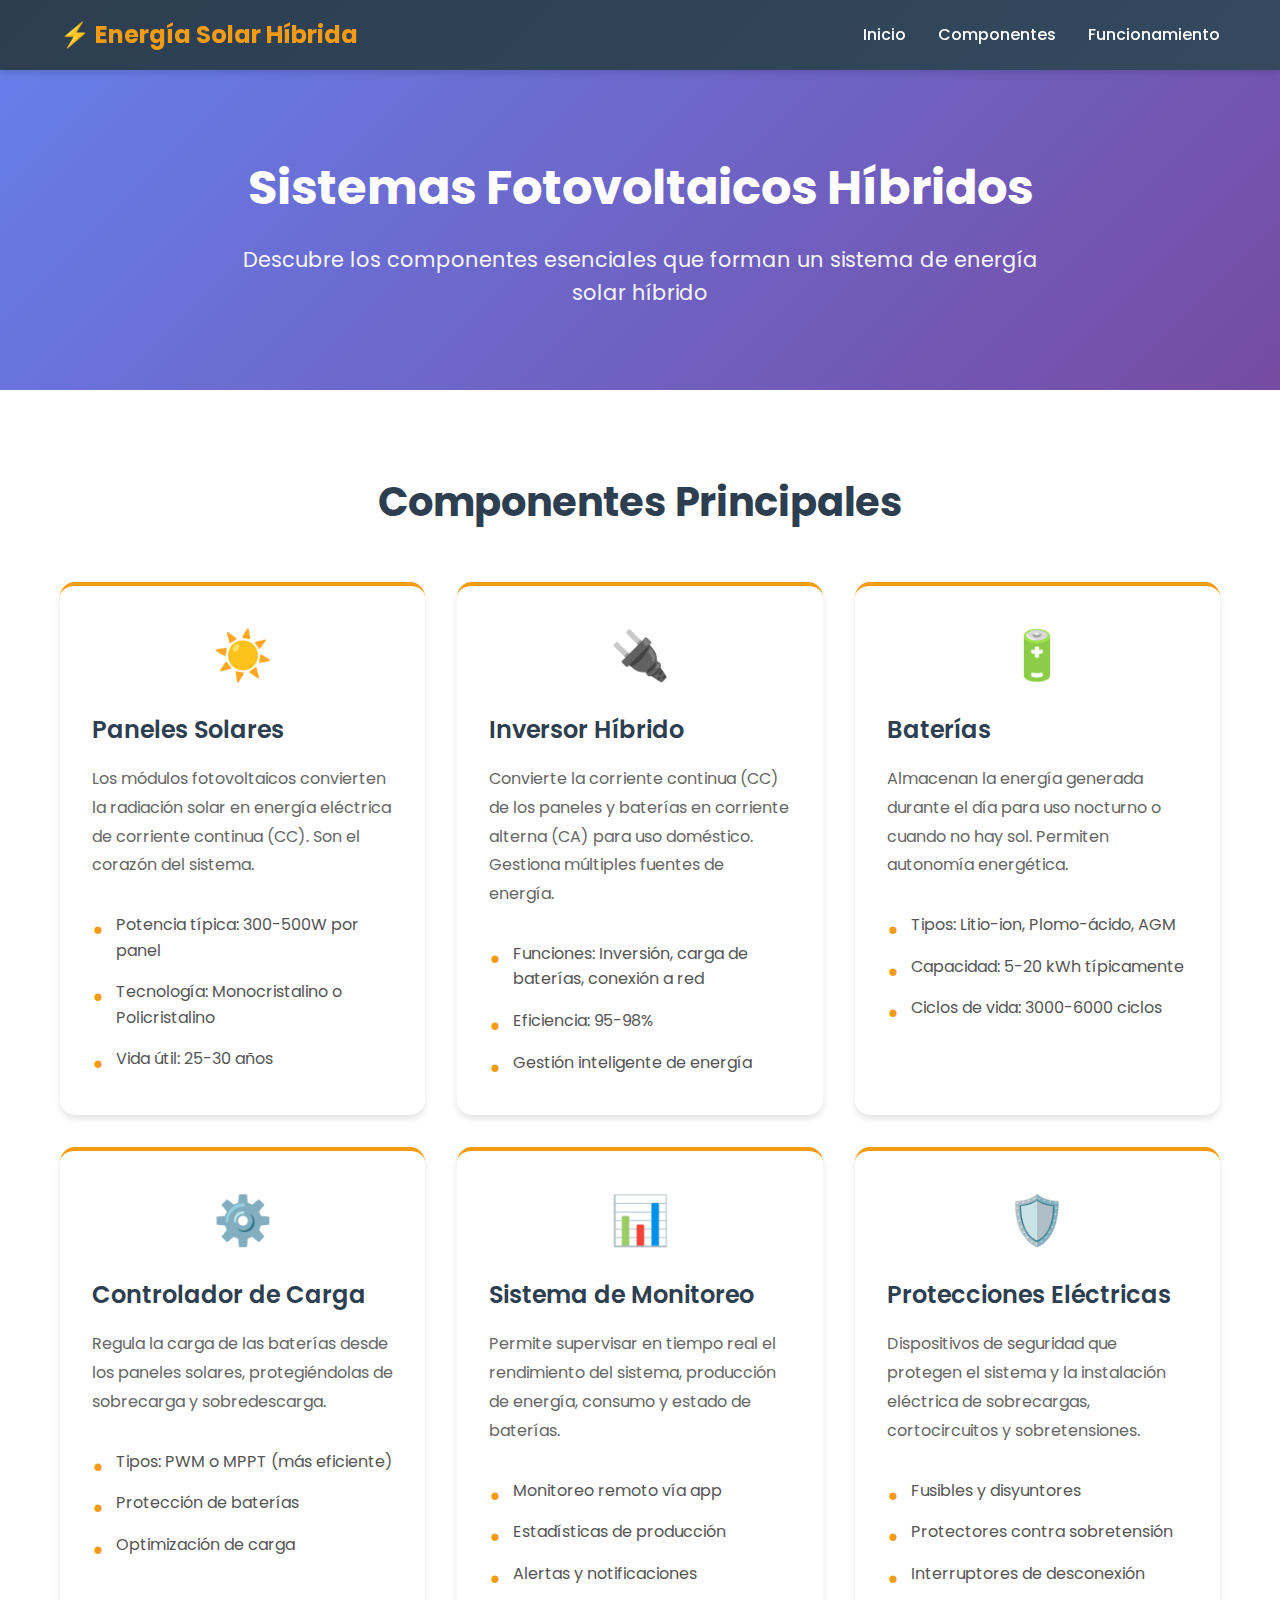
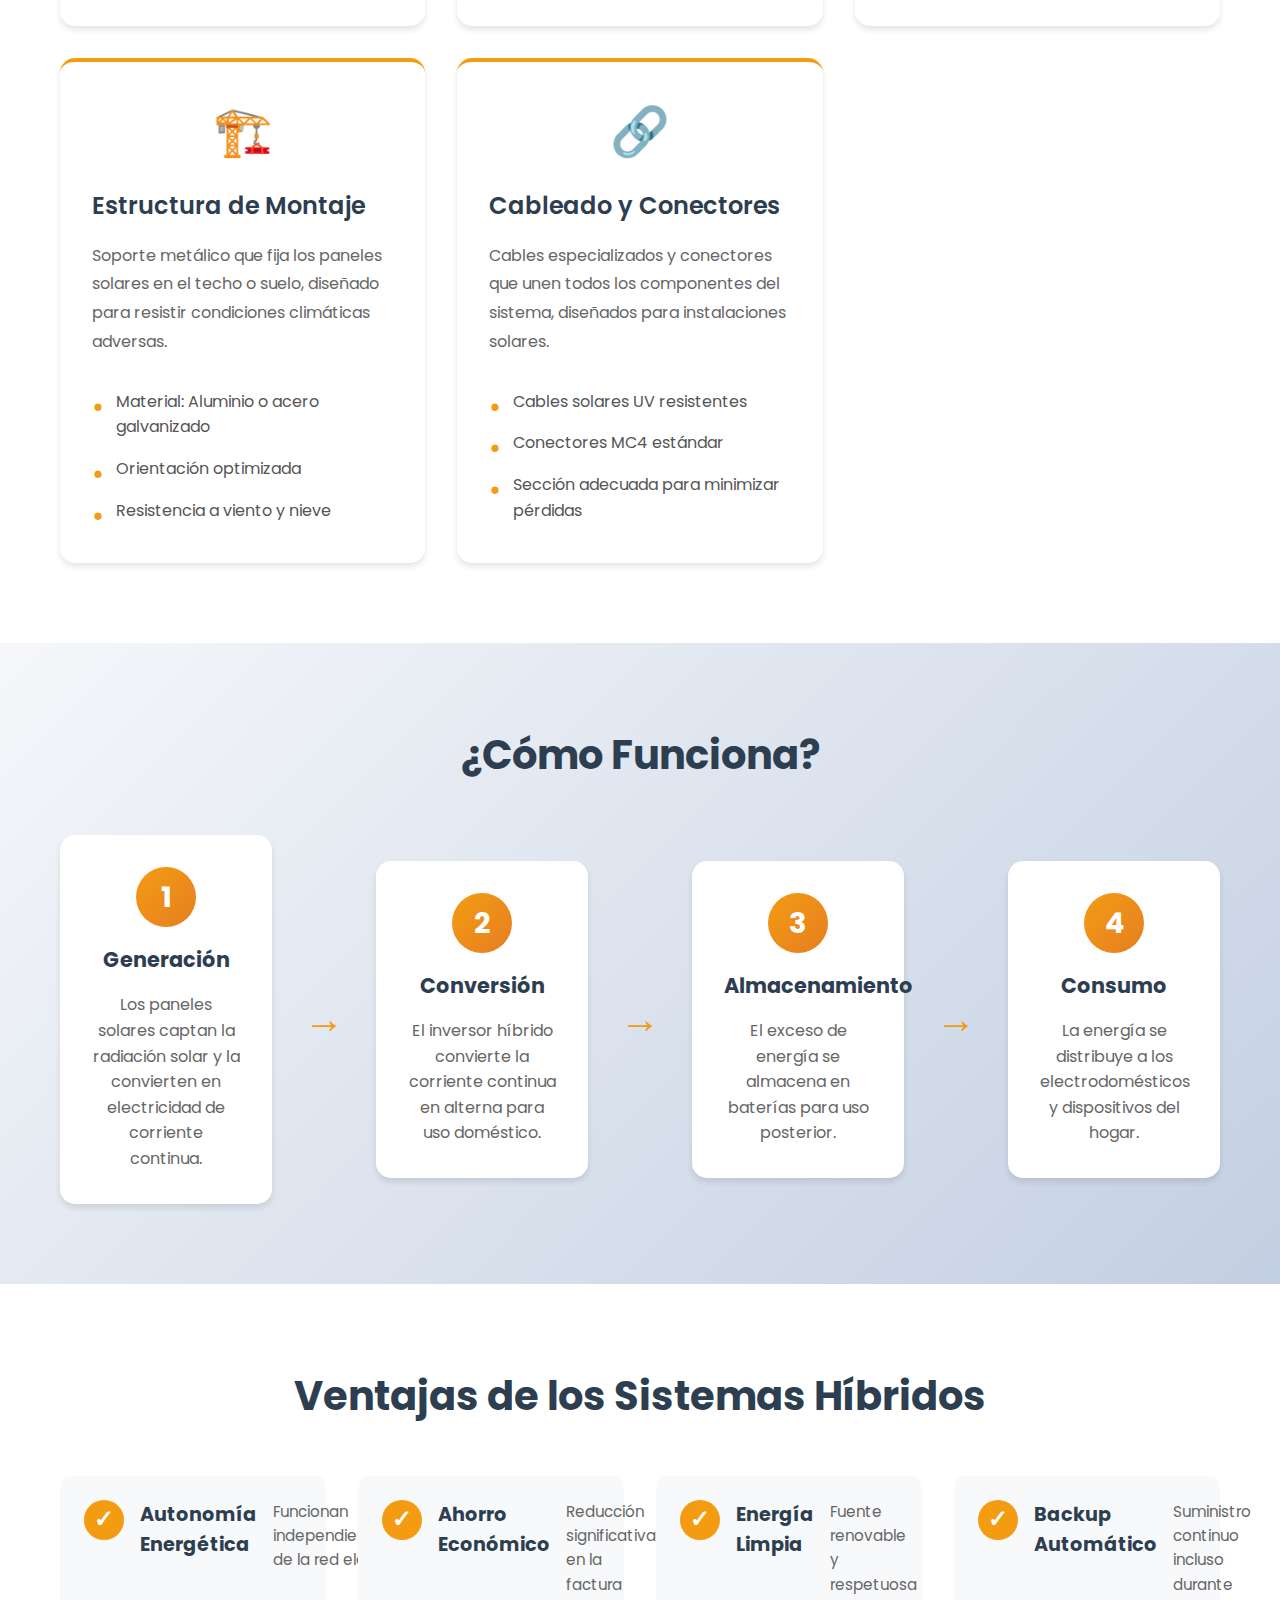
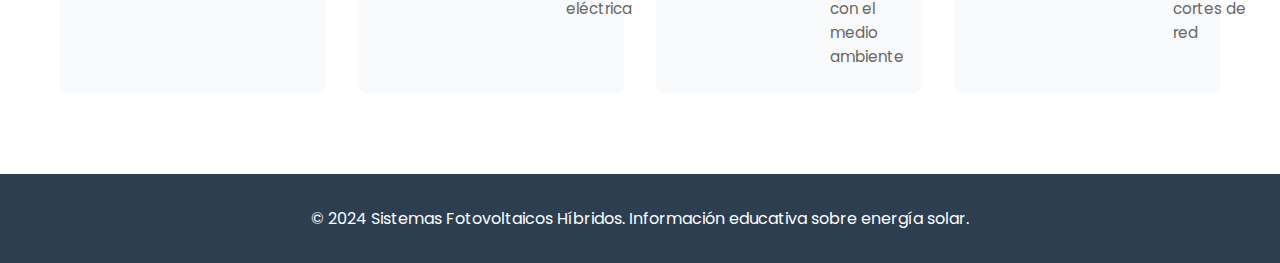
<file: index.html>
<!DOCTYPE html>
<html lang="es">
<head>
    <meta charset="UTF-8">
    <meta name="viewport" content="width=device-width, initial-scale=1.0">
    <title>Componentes de Sistemas Fotovoltaicos Híbridos</title>
    <link rel="stylesheet" href="styles.css">
    <link rel="preconnect" href="https://fonts.googleapis.com">
    <link rel="preconnect" href="https://fonts.gstatic.com" crossorigin>
    <link href="https://fonts.googleapis.com/css2?family=Poppins:wght@300;400;600;700&display=swap" rel="stylesheet">
</head>
<body>
    <header>
        <nav class="navbar">
            <div class="container">
                <h1 class="logo">⚡ Energía Solar Híbrida</h1>
                <ul class="nav-menu">
                    <li><a href="#inicio">Inicio</a></li>
                    <li><a href="#componentes">Componentes</a></li>
                    <li><a href="#funcionamiento">Funcionamiento</a></li>
                </ul>
            </div>
        </nav>
    </header>

    <main>
        <section id="inicio" class="hero">
            <div class="container">
                <h2>Sistemas Fotovoltaicos Híbridos</h2>
                <p class="subtitle">Descubre los componentes esenciales que forman un sistema de energía solar híbrido</p>
            </div>
        </section>

        <section id="componentes" class="componentes-section">
            <div class="container">
                <h2 class="section-title">Componentes Principales</h2>
                <div class="componentes-grid">
                    
                    <div class="componente-card">
                        <div class="icono">☀️</div>
                        <h3>Paneles Solares</h3>
                        <p>Los módulos fotovoltaicos convierten la radiación solar en energía eléctrica de corriente continua (CC). Son el corazón del sistema.</p>
                        <ul class="caracteristicas">
                            <li>Potencia típica: 300-500W por panel</li>
                            <li>Tecnología: Monocristalino o Policristalino</li>
                            <li>Vida útil: 25-30 años</li>
                        </ul>
                    </div>

                    <div class="componente-card">
                        <div class="icono">🔌</div>
                        <h3>Inversor Híbrido</h3>
                        <p>Convierte la corriente continua (CC) de los paneles y baterías en corriente alterna (CA) para uso doméstico. Gestiona múltiples fuentes de energía.</p>
                        <ul class="caracteristicas">
                            <li>Funciones: Inversión, carga de baterías, conexión a red</li>
                            <li>Eficiencia: 95-98%</li>
                            <li>Gestión inteligente de energía</li>
                        </ul>
                    </div>

                    <div class="componente-card">
                        <div class="icono">🔋</div>
                        <h3>Baterías</h3>
                        <p>Almacenan la energía generada durante el día para uso nocturno o cuando no hay sol. Permiten autonomía energética.</p>
                        <ul class="caracteristicas">
                            <li>Tipos: Litio-ion, Plomo-ácido, AGM</li>
                            <li>Capacidad: 5-20 kWh típicamente</li>
                            <li>Ciclos de vida: 3000-6000 ciclos</li>
                        </ul>
                    </div>

                    <div class="componente-card">
                        <div class="icono">⚙️</div>
                        <h3>Controlador de Carga</h3>
                        <p>Regula la carga de las baterías desde los paneles solares, protegiéndolas de sobrecarga y sobredescarga.</p>
                        <ul class="caracteristicas">
                            <li>Tipos: PWM o MPPT (más eficiente)</li>
                            <li>Protección de baterías</li>
                            <li>Optimización de carga</li>
                        </ul>
                    </div>

                    <div class="componente-card">
                        <div class="icono">📊</div>
                        <h3>Sistema de Monitoreo</h3>
                        <p>Permite supervisar en tiempo real el rendimiento del sistema, producción de energía, consumo y estado de baterías.</p>
                        <ul class="caracteristicas">
                            <li>Monitoreo remoto vía app</li>
                            <li>Estadísticas de producción</li>
                            <li>Alertas y notificaciones</li>
                        </ul>
                    </div>

                    <div class="componente-card">
                        <div class="icono">🛡️</div>
                        <h3>Protecciones Eléctricas</h3>
                        <p>Dispositivos de seguridad que protegen el sistema y la instalación eléctrica de sobrecargas, cortocircuitos y sobretensiones.</p>
                        <ul class="caracteristicas">
                            <li>Fusibles y disyuntores</li>
                            <li>Protectores contra sobretensión</li>
                            <li>Interruptores de desconexión</li>
                        </ul>
                    </div>

                    <div class="componente-card">
                        <div class="icono">🏗️</div>
                        <h3>Estructura de Montaje</h3>
                        <p>Soporte metálico que fija los paneles solares en el techo o suelo, diseñado para resistir condiciones climáticas adversas.</p>
                        <ul class="caracteristicas">
                            <li>Material: Aluminio o acero galvanizado</li>
                            <li>Orientación optimizada</li>
                            <li>Resistencia a viento y nieve</li>
                        </ul>
                    </div>

                    <div class="componente-card">
                        <div class="icono">🔗</div>
                        <h3>Cableado y Conectores</h3>
                        <p>Cables especializados y conectores que unen todos los componentes del sistema, diseñados para instalaciones solares.</p>
                        <ul class="caracteristicas">
                            <li>Cables solares UV resistentes</li>
                            <li>Conectores MC4 estándar</li>
                            <li>Sección adecuada para minimizar pérdidas</li>
                        </ul>
                    </div>

                </div>
            </div>
        </section>

        <section id="funcionamiento" class="funcionamiento-section">
            <div class="container">
                <h2 class="section-title">¿Cómo Funciona?</h2>
                <div class="flujo-container">
                    <div class="flujo-paso">
                        <div class="numero">1</div>
                        <h3>Generación</h3>
                        <p>Los paneles solares captan la radiación solar y la convierten en electricidad de corriente continua.</p>
                    </div>
                    <div class="flecha">→</div>
                    <div class="flujo-paso">
                        <div class="numero">2</div>
                        <h3>Conversión</h3>
                        <p>El inversor híbrido convierte la corriente continua en alterna para uso doméstico.</p>
                    </div>
                    <div class="flecha">→</div>
                    <div class="flujo-paso">
                        <div class="numero">3</div>
                        <h3>Almacenamiento</h3>
                        <p>El exceso de energía se almacena en baterías para uso posterior.</p>
                    </div>
                    <div class="flecha">→</div>
                    <div class="flujo-paso">
                        <div class="numero">4</div>
                        <h3>Consumo</h3>
                        <p>La energía se distribuye a los electrodomésticos y dispositivos del hogar.</p>
                    </div>
                </div>
            </div>
        </section>

        <section class="ventajas-section">
            <div class="container">
                <h2 class="section-title">Ventajas de los Sistemas Híbridos</h2>
                <div class="ventajas-grid">
                    <div class="ventaja-item">
                        <span class="check">✓</span>
                        <h4>Autonomía Energética</h4>
                        <p>Funcionan independientemente de la red eléctrica</p>
                    </div>
                    <div class="ventaja-item">
                        <span class="check">✓</span>
                        <h4>Ahorro Económico</h4>
                        <p>Reducción significativa en la factura eléctrica</p>
                    </div>
                    <div class="ventaja-item">
                        <span class="check">✓</span>
                        <h4>Energía Limpia</h4>
                        <p>Fuente renovable y respetuosa con el medio ambiente</p>
                    </div>
                    <div class="ventaja-item">
                        <span class="check">✓</span>
                        <h4>Backup Automático</h4>
                        <p>Suministro continuo incluso durante cortes de red</p>
                    </div>
                </div>
            </div>
        </section>
    </main>

    <footer>
        <div class="container">
            <p>&copy; 2024 Sistemas Fotovoltaicos Híbridos. Información educativa sobre energía solar.</p>
        </div>
    </footer>

    <script src="script.js"></script>
</body>
</html>
</file>
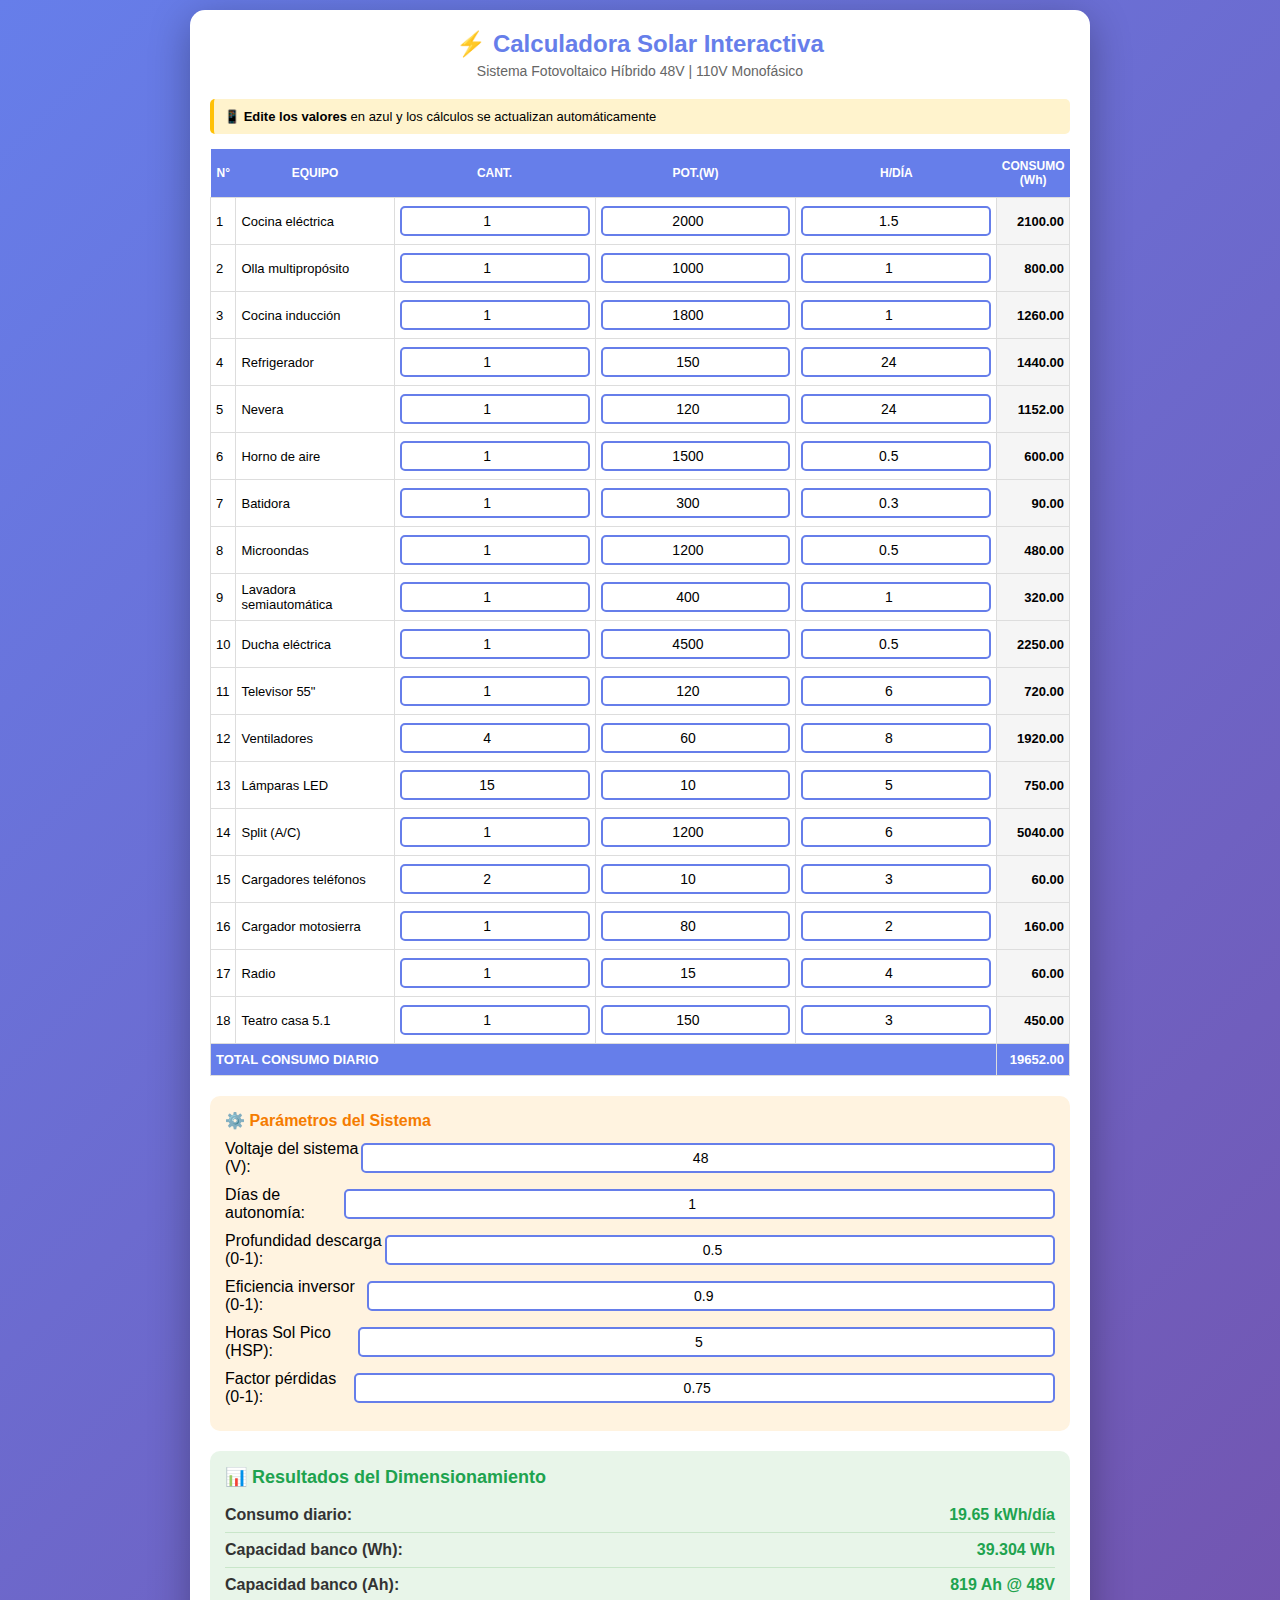
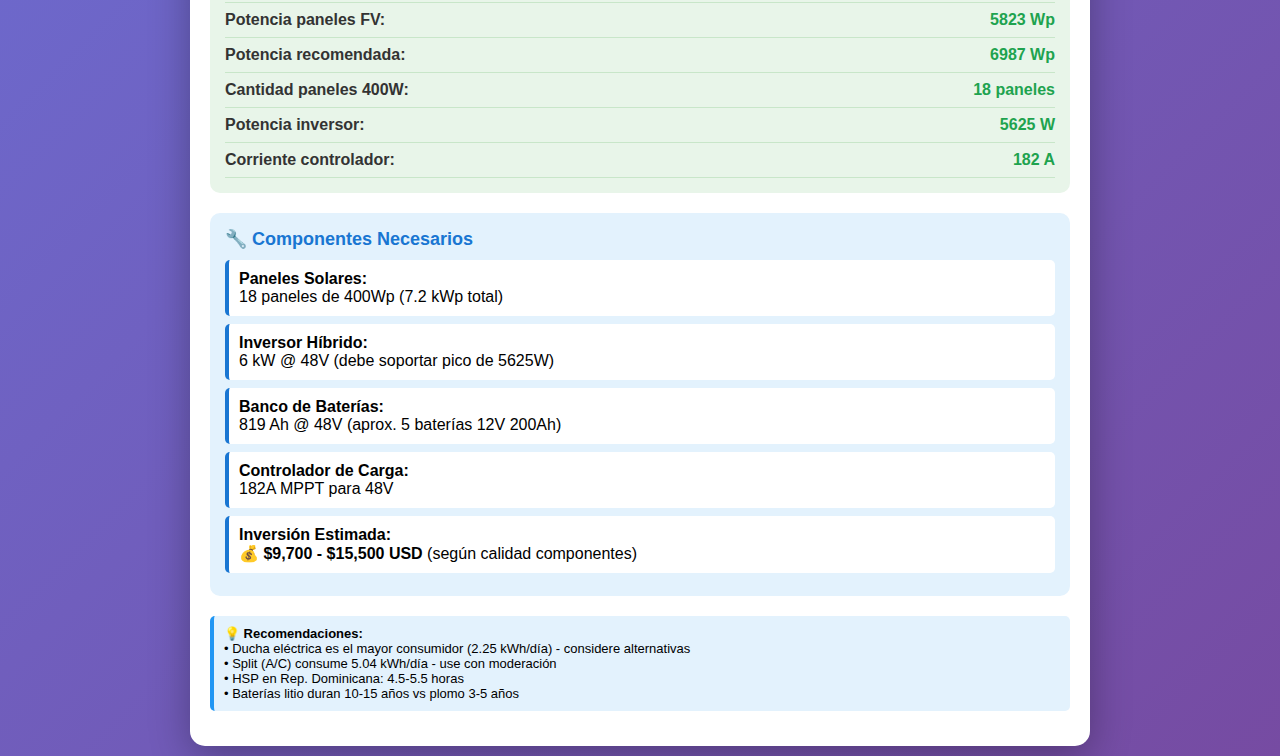
<file: Calculadora_Solar_Web.html>
<!DOCTYPE html>
<html lang="es">
<head>
    <meta charset="UTF-8">
    <meta name="viewport" content="width=device-width, initial-scale=1.0">
    <title>Calculadora Solar - Sistema Fotovoltaico</title>
    <style>
        * {
            margin: 0;
            padding: 0;
            box-sizing: border-box;
        }
        body {
            font-family: 'Segoe UI', Tahoma, Geneva, Verdana, sans-serif;
            background: linear-gradient(135deg, #667eea 0%, #764ba2 100%);
            padding: 10px;
            min-height: 100vh;
        }
        .container {
            max-width: 900px;
            margin: 0 auto;
            background: white;
            border-radius: 15px;
            padding: 20px;
            box-shadow: 0 10px 40px rgba(0,0,0,0.3);
        }
        h1 {
            color: #667eea;
            text-align: center;
            margin-bottom: 5px;
            font-size: 24px;
        }
        .subtitle {
            text-align: center;
            color: #666;
            margin-bottom: 20px;
            font-size: 14px;
        }
        .alert {
            background: #fff3cd;
            border-left: 4px solid #ffc107;
            padding: 10px;
            margin-bottom: 15px;
            border-radius: 5px;
            font-size: 13px;
        }
        table {
            width: 100%;
            border-collapse: collapse;
            margin-bottom: 20px;
            font-size: 13px;
        }
        th {
            background: #667eea;
            color: white;
            padding: 10px 5px;
            text-align: center;
            font-size: 12px;
        }
        td {
            padding: 8px 5px;
            border: 1px solid #ddd;
        }
        input[type="number"] {
            width: 100%;
            padding: 5px;
            border: 2px solid #667eea;
            border-radius: 5px;
            font-size: 14px;
            text-align: center;
        }
        .total-row {
            background: #667eea;
            color: white;
            font-weight: bold;
        }
        .result-section {
            background: #e8f5e9;
            padding: 15px;
            border-radius: 10px;
            margin: 20px 0;
        }
        .result-section h2 {
            color: #1ea34f;
            font-size: 18px;
            margin-bottom: 10px;
        }
        .result-item {
            display: flex;
            justify-content: space-between;
            padding: 8px 0;
            border-bottom: 1px solid #c8e6c9;
        }
        .result-label {
            font-weight: bold;
            color: #333;
        }
        .result-value {
            color: #1ea34f;
            font-weight: bold;
        }
        .params-section {
            background: #fff3e0;
            padding: 15px;
            border-radius: 10px;
            margin: 20px 0;
        }
        .params-section h3 {
            color: #f57c00;
            font-size: 16px;
            margin-bottom: 10px;
        }
        .param-item {
            display: flex;
            justify-content: space-between;
            align-items: center;
            margin: 10px 0;
        }
        .param-input {
            width: 80px;
            padding: 5px;
            border: 2px solid #f57c00;
            border-radius: 5px;
            text-align: center;
        }
        .components-section {
            background: #e3f2fd;
            padding: 15px;
            border-radius: 10px;
            margin: 20px 0;
        }
        .components-section h2 {
            color: #1976d2;
            font-size: 18px;
            margin-bottom: 10px;
        }
        .component-item {
            background: white;
            padding: 10px;
            margin: 8px 0;
            border-radius: 5px;
            border-left: 4px solid #1976d2;
        }
        .btn-calculate {
            width: 100%;
            padding: 15px;
            background: linear-gradient(135deg, #21d97c 0%, #1ea34f 100%);
            color: white;
            border: none;
            border-radius: 10px;
            font-size: 18px;
            font-weight: bold;
            cursor: pointer;
            margin: 20px 0;
        }
        .btn-calculate:active {
            transform: scale(0.98);
        }
        .readonly {
            background: #f5f5f5;
            text-align: right;
            font-weight: bold;
        }
        @media (max-width: 768px) {
            th, td {
                font-size: 11px;
                padding: 5px 3px;
            }
            h1 {
                font-size: 20px;
            }
        }
    </style>
</head>
<body>
    <div class="container">
        <h1>⚡ Calculadora Solar Interactiva</h1>
        <p class="subtitle">Sistema Fotovoltaico Híbrido 48V | 110V Monofásico</p>
        
        <div class="alert">
            📱 <strong>Edite los valores</strong> en azul y los cálculos se actualizan automáticamente
        </div>

        <table id="equiposTable">
            <thead>
                <tr>
                    <th>N°</th>
                    <th>EQUIPO</th>
                    <th>CANT.</th>
                    <th>POT.(W)</th>
                    <th>H/DÍA</th>
                    <th>CONSUMO<br>(Wh)</th>
                </tr>
            </thead>
            <tbody>
                <tr>
                    <td>1</td>
                    <td>Cocina eléctrica</td>
                    <td><input type="number" value="1" min="0" onchange="calcular()"></td>
                    <td><input type="number" value="2000" min="0" onchange="calcular()"></td>
                    <td><input type="number" value="1.5" min="0" step="0.1" onchange="calcular()"></td>
                    <td class="readonly consumo">2100.00</td>
                </tr>
                <tr>
                    <td>2</td>
                    <td>Olla multipropósito</td>
                    <td><input type="number" value="1" min="0" onchange="calcular()"></td>
                    <td><input type="number" value="1000" min="0" onchange="calcular()"></td>
                    <td><input type="number" value="1" min="0" step="0.1" onchange="calcular()"></td>
                    <td class="readonly consumo">800.00</td>
                </tr>
                <tr>
                    <td>3</td>
                    <td>Cocina inducción</td>
                    <td><input type="number" value="1" min="0" onchange="calcular()"></td>
                    <td><input type="number" value="1800" min="0" onchange="calcular()"></td>
                    <td><input type="number" value="1" min="0" step="0.1" onchange="calcular()"></td>
                    <td class="readonly consumo">1260.00</td>
                </tr>
                <tr>
                    <td>4</td>
                    <td>Refrigerador</td>
                    <td><input type="number" value="1" min="0" onchange="calcular()"></td>
                    <td><input type="number" value="150" min="0" onchange="calcular()"></td>
                    <td><input type="number" value="24" min="0" step="0.1" onchange="calcular()"></td>
                    <td class="readonly consumo">1440.00</td>
                </tr>
                <tr>
                    <td>5</td>
                    <td>Nevera</td>
                    <td><input type="number" value="1" min="0" onchange="calcular()"></td>
                    <td><input type="number" value="120" min="0" onchange="calcular()"></td>
                    <td><input type="number" value="24" min="0" step="0.1" onchange="calcular()"></td>
                    <td class="readonly consumo">1152.00</td>
                </tr>
                <tr>
                    <td>6</td>
                    <td>Horno de aire</td>
                    <td><input type="number" value="1" min="0" onchange="calcular()"></td>
                    <td><input type="number" value="1500" min="0" onchange="calcular()"></td>
                    <td><input type="number" value="0.5" min="0" step="0.1" onchange="calcular()"></td>
                    <td class="readonly consumo">600.00</td>
                </tr>
                <tr>
                    <td>7</td>
                    <td>Batidora</td>
                    <td><input type="number" value="1" min="0" onchange="calcular()"></td>
                    <td><input type="number" value="300" min="0" onchange="calcular()"></td>
                    <td><input type="number" value="0.3" min="0" step="0.1" onchange="calcular()"></td>
                    <td class="readonly consumo">90.00</td>
                </tr>
                <tr>
                    <td>8</td>
                    <td>Microondas</td>
                    <td><input type="number" value="1" min="0" onchange="calcular()"></td>
                    <td><input type="number" value="1200" min="0" onchange="calcular()"></td>
                    <td><input type="number" value="0.5" min="0" step="0.1" onchange="calcular()"></td>
                    <td class="readonly consumo">480.00</td>
                </tr>
                <tr>
                    <td>9</td>
                    <td>Lavadora semiautomática</td>
                    <td><input type="number" value="1" min="0" onchange="calcular()"></td>
                    <td><input type="number" value="400" min="0" onchange="calcular()"></td>
                    <td><input type="number" value="1" min="0" step="0.1" onchange="calcular()"></td>
                    <td class="readonly consumo">320.00</td>
                </tr>
                <tr>
                    <td>10</td>
                    <td>Ducha eléctrica</td>
                    <td><input type="number" value="1" min="0" onchange="calcular()"></td>
                    <td><input type="number" value="4500" min="0" onchange="calcular()"></td>
                    <td><input type="number" value="0.5" min="0" step="0.1" onchange="calcular()"></td>
                    <td class="readonly consumo">2250.00</td>
                </tr>
                <tr>
                    <td>11</td>
                    <td>Televisor 55"</td>
                    <td><input type="number" value="1" min="0" onchange="calcular()"></td>
                    <td><input type="number" value="120" min="0" onchange="calcular()"></td>
                    <td><input type="number" value="6" min="0" step="0.1" onchange="calcular()"></td>
                    <td class="readonly consumo">720.00</td>
                </tr>
                <tr>
                    <td>12</td>
                    <td>Ventiladores</td>
                    <td><input type="number" value="4" min="0" onchange="calcular()"></td>
                    <td><input type="number" value="60" min="0" onchange="calcular()"></td>
                    <td><input type="number" value="8" min="0" step="0.1" onchange="calcular()"></td>
                    <td class="readonly consumo">1920.00</td>
                </tr>
                <tr>
                    <td>13</td>
                    <td>Lámparas LED</td>
                    <td><input type="number" value="15" min="0" onchange="calcular()"></td>
                    <td><input type="number" value="10" min="0" onchange="calcular()"></td>
                    <td><input type="number" value="5" min="0" step="0.1" onchange="calcular()"></td>
                    <td class="readonly consumo">750.00</td>
                </tr>
                <tr>
                    <td>14</td>
                    <td>Split (A/C)</td>
                    <td><input type="number" value="1" min="0" onchange="calcular()"></td>
                    <td><input type="number" value="1200" min="0" onchange="calcular()"></td>
                    <td><input type="number" value="6" min="0" step="0.1" onchange="calcular()"></td>
                    <td class="readonly consumo">5040.00</td>
                </tr>
                <tr>
                    <td>15</td>
                    <td>Cargadores teléfonos</td>
                    <td><input type="number" value="2" min="0" onchange="calcular()"></td>
                    <td><input type="number" value="10" min="0" onchange="calcular()"></td>
                    <td><input type="number" value="3" min="0" step="0.1" onchange="calcular()"></td>
                    <td class="readonly consumo">60.00</td>
                </tr>
                <tr>
                    <td>16</td>
                    <td>Cargador motosierra</td>
                    <td><input type="number" value="1" min="0" onchange="calcular()"></td>
                    <td><input type="number" value="80" min="0" onchange="calcular()"></td>
                    <td><input type="number" value="2" min="0" step="0.1" onchange="calcular()"></td>
                    <td class="readonly consumo">160.00</td>
                </tr>
                <tr>
                    <td>17</td>
                    <td>Radio</td>
                    <td><input type="number" value="1" min="0" onchange="calcular()"></td>
                    <td><input type="number" value="15" min="0" onchange="calcular()"></td>
                    <td><input type="number" value="4" min="0" step="0.1" onchange="calcular()"></td>
                    <td class="readonly consumo">60.00</td>
                </tr>
                <tr>
                    <td>18</td>
                    <td>Teatro casa 5.1</td>
                    <td><input type="number" value="1" min="0" onchange="calcular()"></td>
                    <td><input type="number" value="150" min="0" onchange="calcular()"></td>
                    <td><input type="number" value="3" min="0" step="0.1" onchange="calcular()"></td>
                    <td class="readonly consumo">450.00</td>
                </tr>
                <tr class="total-row">
                    <td colspan="5"><strong>TOTAL CONSUMO DIARIO</strong></td>
                    <td id="totalConsumo" style="text-align: right;"><strong>19652.00</strong></td>
                </tr>
            </tbody>
        </table>

        <div class="params-section">
            <h3>⚙️ Parámetros del Sistema</h3>
            <div class="param-item">
                <span>Voltaje del sistema (V):</span>
                <input type="number" id="voltaje" class="param-input" value="48" onchange="calcular()">
            </div>
            <div class="param-item">
                <span>Días de autonomía:</span>
                <input type="number" id="diasAuto" class="param-input" value="1" min="1" onchange="calcular()">
            </div>
            <div class="param-item">
                <span>Profundidad descarga (0-1):</span>
                <input type="number" id="profDesc" class="param-input" value="0.5" step="0.05" min="0.3" max="0.8" onchange="calcular()">
            </div>
            <div class="param-item">
                <span>Eficiencia inversor (0-1):</span>
                <input type="number" id="eficInv" class="param-input" value="0.9" step="0.05" min="0.7" max="0.95" onchange="calcular()">
            </div>
            <div class="param-item">
                <span>Horas Sol Pico (HSP):</span>
                <input type="number" id="hsp" class="param-input" value="5" step="0.5" min="3" max="7" onchange="calcular()">
            </div>
            <div class="param-item">
                <span>Factor pérdidas (0-1):</span>
                <input type="number" id="factorPerd" class="param-input" value="0.75" step="0.05" min="0.6" max="0.9" onchange="calcular()">
            </div>
        </div>

        <div class="result-section">
            <h2>📊 Resultados del Dimensionamiento</h2>
            <div class="result-item">
                <span class="result-label">Consumo diario:</span>
                <span class="result-value" id="resConsumo">19.65 kWh/día</span>
            </div>
            <div class="result-item">
                <span class="result-label">Capacidad banco (Wh):</span>
                <span class="result-value" id="resCapWh">39,304 Wh</span>
            </div>
            <div class="result-item">
                <span class="result-label">Capacidad banco (Ah):</span>
                <span class="result-value" id="resCapAh">819 Ah @ 48V</span>
            </div>
            <div class="result-item">
                <span class="result-label">Potencia paneles FV:</span>
                <span class="result-value" id="resPotPaneles">5,817 Wp</span>
            </div>
            <div class="result-item">
                <span class="result-label">Potencia recomendada:</span>
                <span class="result-value" id="resPotRecom">6,981 Wp</span>
            </div>
            <div class="result-item">
                <span class="result-label">Cantidad paneles 400W:</span>
                <span class="result-value" id="resCantPaneles">18 paneles</span>
            </div>
            <div class="result-item">
                <span class="result-label">Potencia inversor:</span>
                <span class="result-value" id="resPotInv">5,625 W</span>
            </div>
            <div class="result-item">
                <span class="result-label">Corriente controlador:</span>
                <span class="result-value" id="resCorrControl">150 A</span>
            </div>
        </div>

        <div class="components-section">
            <h2>🔧 Componentes Necesarios</h2>
            <div class="component-item">
                <strong>Paneles Solares:</strong><br>
                <span id="compPaneles">18 paneles de 400Wp (7.0 kWp total)</span>
            </div>
            <div class="component-item">
                <strong>Inversor Híbrido:</strong><br>
                <span id="compInversor">6 kW @ 48V (debe soportar pico de 5625W)</span>
            </div>
            <div class="component-item">
                <strong>Banco de Baterías:</strong><br>
                <span id="compBaterias">819 Ah @ 48V (8 baterías 12V 200Ah en serie-paralelo)</span>
            </div>
            <div class="component-item">
                <strong>Controlador de Carga:</strong><br>
                <span id="compControlador">150A MPPT para 48V</span>
            </div>
            <div class="component-item">
                <strong>Inversión Estimada:</strong><br>
                💰 <strong>$9,700 - $15,500 USD</strong> (según calidad componentes)
            </div>
        </div>

        <div class="alert" style="background: #e3f2fd; border-left-color: #2196f3;">
            <strong>💡 Recomendaciones:</strong><br>
            • Ducha eléctrica es el mayor consumidor (2.25 kWh/día) - considere alternativas<br>
            • Split (A/C) consume 5.04 kWh/día - use con moderación<br>
            • HSP en Rep. Dominicana: 4.5-5.5 horas<br>
            • Baterías litio duran 10-15 años vs plomo 3-5 años
        </div>
    </div>

    <script>
        // Factores de uso por equipo (índice basado en fila)
        const factoresUso = [0.7, 0.8, 0.7, 0.4, 0.4, 0.8, 1.0, 0.8, 0.8, 1.0, 1.0, 1.0, 1.0, 0.7, 1.0, 1.0, 1.0, 1.0];

        function calcular() {
            const rows = document.querySelectorAll('#equiposTable tbody tr:not(.total-row)');
            let totalConsumo = 0;
            let maxPotencia = 0;

            rows.forEach((row, index) => {
                const inputs = row.querySelectorAll('input');
                const cantidad = parseFloat(inputs[0].value) || 0;
                const potencia = parseFloat(inputs[1].value) || 0;
                const horas = parseFloat(inputs[2].value) || 0;
                const factorUso = factoresUso[index] || 1.0;
                
                const consumo = cantidad * potencia * horas * factorUso;
                row.querySelector('.consumo').textContent = consumo.toFixed(2);
                totalConsumo += consumo;
                
                if (potencia > maxPotencia) maxPotencia = potencia;
            });

            document.getElementById('totalConsumo').textContent = totalConsumo.toFixed(2);

            // Parámetros
            const voltaje = parseFloat(document.getElementById('voltaje').value) || 48;
            const diasAuto = parseFloat(document.getElementById('diasAuto').value) || 1;
            const profDesc = parseFloat(document.getElementById('profDesc').value) || 0.5;
            const eficInv = parseFloat(document.getElementById('eficInv').value) || 0.9;
            const hsp = parseFloat(document.getElementById('hsp').value) || 5;
            const factorPerd = parseFloat(document.getElementById('factorPerd').value) || 0.75;

            // Cálculos
            const consumoAjustado = totalConsumo / eficInv;
            const capBancoWh = (totalConsumo * diasAuto) / profDesc;
            const capBancoAh = capBancoWh / voltaje;
            const potPaneles = consumoAjustado / hsp / factorPerd;
            const potRecom = potPaneles * 1.2;
            const cantPaneles = Math.ceil(potRecom / 400);
            const potInv = maxPotencia * 1.25;
            const corrControl = (potRecom / voltaje) * 1.25;

            // Actualizar resultados
            document.getElementById('resConsumo').textContent = (totalConsumo / 1000).toFixed(2) + ' kWh/día';
            document.getElementById('resCapWh').textContent = capBancoWh.toLocaleString('es-ES', {maximumFractionDigits: 0}) + ' Wh';
            document.getElementById('resCapAh').textContent = Math.round(capBancoAh) + ' Ah @ ' + voltaje + 'V';
            document.getElementById('resPotPaneles').textContent = potPaneles.toLocaleString('es-ES', {maximumFractionDigits: 0}) + ' Wp';
            document.getElementById('resPotRecom').textContent = potRecom.toLocaleString('es-ES', {maximumFractionDigits: 0}) + ' Wp';
            document.getElementById('resCantPaneles').textContent = cantPaneles + ' paneles';
            document.getElementById('resPotInv').textContent = potInv.toLocaleString('es-ES', {maximumFractionDigits: 0}) + ' W';
            document.getElementById('resCorrControl').textContent = Math.round(corrControl) + ' A';

            // Componentes
            document.getElementById('compPaneles').textContent = cantPaneles + ' paneles de 400Wp (' + (cantPaneles * 0.4).toFixed(1) + ' kWp total)';
            document.getElementById('compInversor').textContent = Math.ceil(potInv/1000) + ' kW @ ' + voltaje + 'V (debe soportar pico de ' + Math.round(potInv) + 'W)';
            document.getElementById('compBaterias').textContent = Math.round(capBancoAh) + ' Ah @ ' + voltaje + 'V (aprox. ' + Math.ceil(capBancoAh/200) + ' baterías 12V 200Ah)';
            document.getElementById('compControlador').textContent = Math.round(corrControl) + 'A MPPT para ' + voltaje + 'V';
        }

        // Calcular al cargar
        calcular();
    </script>
</body>
</html>
</file>
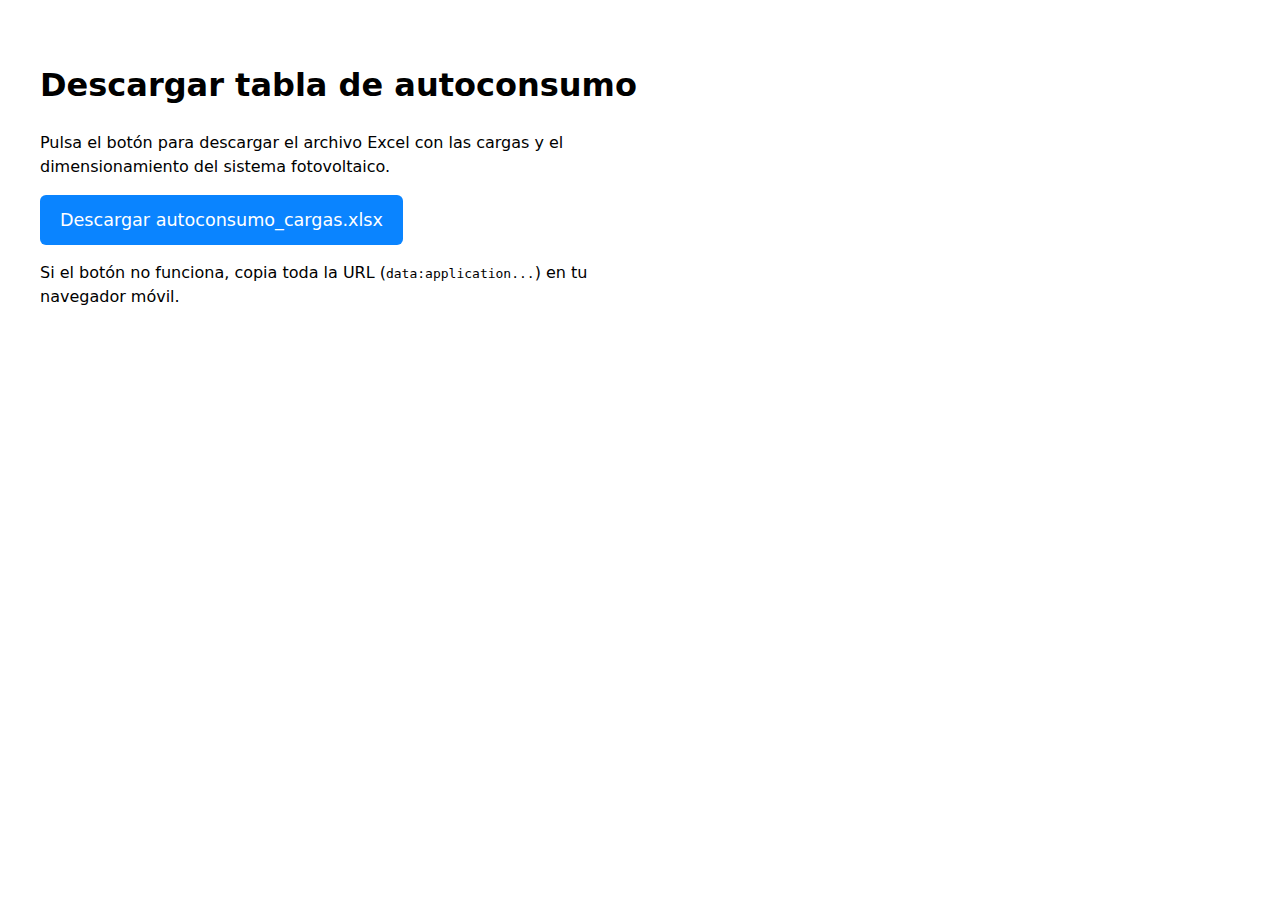
<file: descarga_autoconsumo.html>
<!DOCTYPE html>
<html lang="es">
<head>
  <meta charset="UTF-8" />
  <title>Descargar autoconsumo_cargas.xlsx</title>
  <style>
    body { font-family: system-ui, sans-serif; padding: 2rem; line-height: 1.5; }
    a.button { display: inline-block; padding: 0.75rem 1.25rem; background: #0a84ff; color: #fff; border-radius: 6px; text-decoration: none; font-size: 1.1rem; }
    p { max-width: 600px; }
  </style>
</head>
<body>
  <h1>Descargar tabla de autoconsumo</h1>
  <p>
    Pulsa el botón para descargar el archivo Excel con las cargas y el dimensionamiento del sistema fotovoltaico.
  </p>
  <p>
    <a class="button" download="autoconsumo_cargas.xlsx" href="[data-uri]">Descargar autoconsumo_cargas.xlsx</a>
  </p>
  <p>
    Si el botón no funciona, copia toda la URL (<code>data:application...</code>) en tu navegador móvil.
  </p>
</body>
</html>
</file>
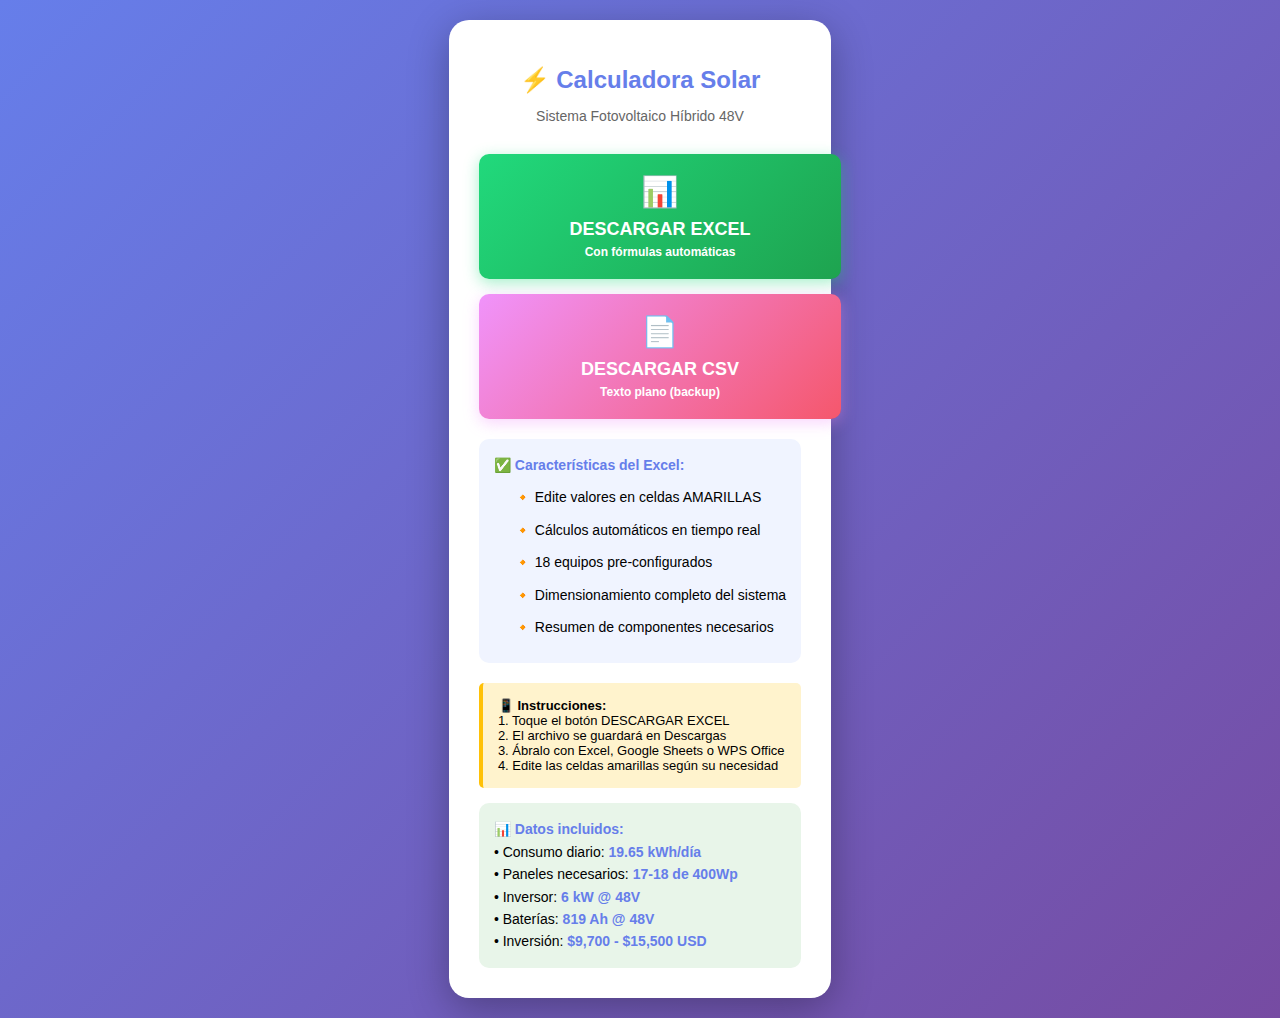
<file: DESCARGAR_AQUI.html>
<!DOCTYPE html>
<html lang="es">
<head>
    <meta charset="UTF-8">
    <meta name="viewport" content="width=device-width, initial-scale=1.0">
    <title>Descargar Calculadora Solar</title>
    <style>
        body {
            font-family: Arial, sans-serif;
            background: linear-gradient(135deg, #667eea 0%, #764ba2 100%);
            margin: 0;
            padding: 20px;
            min-height: 100vh;
            display: flex;
            justify-content: center;
            align-items: center;
        }
        .container {
            background: white;
            border-radius: 20px;
            padding: 30px;
            max-width: 500px;
            box-shadow: 0 10px 40px rgba(0,0,0,0.3);
        }
        h1 {
            color: #667eea;
            text-align: center;
            margin-bottom: 10px;
            font-size: 24px;
        }
        .subtitle {
            text-align: center;
            color: #666;
            margin-bottom: 30px;
            font-size: 14px;
        }
        .download-btn {
            display: block;
            width: 100%;
            padding: 20px;
            margin: 15px 0;
            background: linear-gradient(135deg, #667eea 0%, #764ba2 100%);
            color: white;
            text-align: center;
            text-decoration: none;
            border-radius: 10px;
            font-size: 18px;
            font-weight: bold;
            box-shadow: 0 4px 15px rgba(102, 126, 234, 0.4);
            transition: transform 0.2s;
        }
        .download-btn:hover {
            transform: translateY(-2px);
            box-shadow: 0 6px 20px rgba(102, 126, 234, 0.6);
        }
        .download-btn.excel {
            background: linear-gradient(135deg, #21d97c 0%, #1ea34f 100%);
            box-shadow: 0 4px 15px rgba(33, 217, 124, 0.4);
        }
        .download-btn.csv {
            background: linear-gradient(135deg, #f093fb 0%, #f5576c 100%);
            box-shadow: 0 4px 15px rgba(240, 147, 251, 0.4);
        }
        .icon {
            font-size: 30px;
            margin-bottom: 10px;
            display: block;
        }
        .info {
            background: #f0f4ff;
            padding: 15px;
            border-radius: 10px;
            margin-top: 20px;
            font-size: 14px;
            line-height: 1.6;
        }
        .info strong {
            color: #667eea;
        }
        .step {
            margin: 10px 0;
            padding-left: 20px;
        }
        .alert {
            background: #fff3cd;
            border-left: 4px solid #ffc107;
            padding: 15px;
            margin-top: 20px;
            border-radius: 5px;
            font-size: 13px;
        }
    </style>
</head>
<body>
    <div class="container">
        <h1>⚡ Calculadora Solar</h1>
        <p class="subtitle">Sistema Fotovoltaico Híbrido 48V</p>
        
        <a href="Calculadora_Autoconsumo_Solar.xlsx" download class="download-btn excel">
            <span class="icon">📊</span>
            DESCARGAR EXCEL
            <div style="font-size: 12px; margin-top: 5px;">Con fórmulas automáticas</div>
        </a>
        
        <a href="Calculo_Autoconsumo_Fotovoltaico.csv" download class="download-btn csv">
            <span class="icon">📄</span>
            DESCARGAR CSV
            <div style="font-size: 12px; margin-top: 5px;">Texto plano (backup)</div>
        </a>

        <div class="info">
            <strong>✅ Características del Excel:</strong>
            <div class="step">🔸 Edite valores en celdas AMARILLAS</div>
            <div class="step">🔸 Cálculos automáticos en tiempo real</div>
            <div class="step">🔸 18 equipos pre-configurados</div>
            <div class="step">🔸 Dimensionamiento completo del sistema</div>
            <div class="step">🔸 Resumen de componentes necesarios</div>
        </div>

        <div class="alert">
            <strong>📱 Instrucciones:</strong><br>
            1. Toque el botón DESCARGAR EXCEL<br>
            2. El archivo se guardará en Descargas<br>
            3. Ábralo con Excel, Google Sheets o WPS Office<br>
            4. Edite las celdas amarillas según su necesidad
        </div>

        <div class="info" style="margin-top: 15px; background: #e8f5e9;">
            <strong>📊 Datos incluidos:</strong><br>
            • Consumo diario: <strong>19.65 kWh/día</strong><br>
            • Paneles necesarios: <strong>17-18 de 400Wp</strong><br>
            • Inversor: <strong>6 kW @ 48V</strong><br>
            • Baterías: <strong>819 Ah @ 48V</strong><br>
            • Inversión: <strong>$9,700 - $15,500 USD</strong>
        </div>
    </div>
</body>
</html>
</file>
<file: styles.css>
* {
    margin: 0;
    padding: 0;
    box-sizing: border-box;
}

:root {
    --primary-color: #f39c12;
    --secondary-color: #2c3e50;
    --accent-color: #3498db;
    --text-color: #333;
    --light-bg: #f8f9fa;
    --white: #ffffff;
    --shadow: 0 4px 6px rgba(0, 0, 0, 0.1);
    --shadow-hover: 0 8px 15px rgba(0, 0, 0, 0.2);
}

body {
    font-family: 'Poppins', sans-serif;
    line-height: 1.6;
    color: var(--text-color);
    background-color: var(--light-bg);
}

.container {
    max-width: 1200px;
    margin: 0 auto;
    padding: 0 20px;
}

/* Navbar */
.navbar {
    background: linear-gradient(135deg, var(--secondary-color) 0%, #34495e 100%);
    color: var(--white);
    padding: 1rem 0;
    position: sticky;
    top: 0;
    z-index: 1000;
    box-shadow: var(--shadow);
}

.navbar .container {
    display: flex;
    justify-content: space-between;
    align-items: center;
}

.logo {
    font-size: 1.5rem;
    font-weight: 700;
    color: var(--primary-color);
}

.nav-menu {
    display: flex;
    list-style: none;
    gap: 2rem;
}

.nav-menu a {
    color: var(--white);
    text-decoration: none;
    font-weight: 500;
    transition: color 0.3s;
}

.nav-menu a:hover {
    color: var(--primary-color);
}

/* Hero Section */
.hero {
    background: linear-gradient(135deg, #667eea 0%, #764ba2 100%);
    color: var(--white);
    padding: 5rem 0;
    text-align: center;
}

.hero h2 {
    font-size: 3rem;
    margin-bottom: 1rem;
    font-weight: 700;
}

.subtitle {
    font-size: 1.3rem;
    opacity: 0.95;
    max-width: 800px;
    margin: 0 auto;
}

/* Componentes Section */
.componentes-section {
    padding: 5rem 0;
    background-color: var(--white);
}

.section-title {
    text-align: center;
    font-size: 2.5rem;
    margin-bottom: 3rem;
    color: var(--secondary-color);
    font-weight: 700;
}

.componentes-grid {
    display: grid;
    grid-template-columns: repeat(auto-fit, minmax(280px, 1fr));
    gap: 2rem;
    margin-top: 3rem;
}

.componente-card {
    background: var(--white);
    border-radius: 15px;
    padding: 2rem;
    box-shadow: var(--shadow);
    transition: transform 0.3s, box-shadow 0.3s;
    border-top: 4px solid var(--primary-color);
}

.componente-card:hover {
    transform: translateY(-5px);
    box-shadow: var(--shadow-hover);
}

.icono {
    font-size: 3rem;
    margin-bottom: 1rem;
    text-align: center;
}

.componente-card h3 {
    color: var(--secondary-color);
    margin-bottom: 1rem;
    font-size: 1.5rem;
    font-weight: 600;
}

.componente-card > p {
    color: #666;
    margin-bottom: 1.5rem;
    line-height: 1.8;
}

.caracteristicas {
    list-style: none;
    padding-left: 0;
}

.caracteristicas li {
    padding: 0.5rem 0;
    padding-left: 1.5rem;
    position: relative;
    color: #555;
}

.caracteristicas li:before {
    content: "•";
    color: var(--primary-color);
    font-weight: bold;
    position: absolute;
    left: 0;
    font-size: 1.5rem;
}

/* Funcionamiento Section */
.funcionamiento-section {
    padding: 5rem 0;
    background: linear-gradient(135deg, #f5f7fa 0%, #c3cfe2 100%);
}

.flujo-container {
    display: flex;
    justify-content: center;
    align-items: center;
    flex-wrap: wrap;
    gap: 2rem;
    margin-top: 3rem;
}

.flujo-paso {
    background: var(--white);
    border-radius: 15px;
    padding: 2rem;
    text-align: center;
    box-shadow: var(--shadow);
    flex: 1;
    min-width: 200px;
    max-width: 250px;
}

.numero {
    width: 60px;
    height: 60px;
    background: linear-gradient(135deg, var(--primary-color), #e67e22);
    color: var(--white);
    border-radius: 50%;
    display: flex;
    align-items: center;
    justify-content: center;
    font-size: 1.8rem;
    font-weight: 700;
    margin: 0 auto 1rem;
}

.flujo-paso h3 {
    color: var(--secondary-color);
    margin-bottom: 1rem;
    font-size: 1.3rem;
}

.flujo-paso p {
    color: #666;
    line-height: 1.6;
}

.flecha {
    font-size: 2.5rem;
    color: var(--primary-color);
    font-weight: bold;
}

/* Ventajas Section */
.ventajas-section {
    padding: 5rem 0;
    background-color: var(--white);
}

.ventajas-grid {
    display: grid;
    grid-template-columns: repeat(auto-fit, minmax(250px, 1fr));
    gap: 2rem;
    margin-top: 3rem;
}

.ventaja-item {
    display: flex;
    align-items: flex-start;
    gap: 1rem;
    padding: 1.5rem;
    background: var(--light-bg);
    border-radius: 10px;
    transition: background 0.3s;
}

.ventaja-item:hover {
    background: #e9ecef;
}

.check {
    width: 40px;
    height: 40px;
    background: var(--primary-color);
    color: var(--white);
    border-radius: 50%;
    display: flex;
    align-items: center;
    justify-content: center;
    font-size: 1.5rem;
    font-weight: bold;
    flex-shrink: 0;
}

.ventaja-item h4 {
    color: var(--secondary-color);
    margin-bottom: 0.5rem;
    font-size: 1.2rem;
}

.ventaja-item p {
    color: #666;
    font-size: 0.95rem;
}

/* Footer */
footer {
    background: var(--secondary-color);
    color: var(--white);
    text-align: center;
    padding: 2rem 0;
}

/* Responsive */
@media (max-width: 768px) {
    .nav-menu {
        flex-direction: column;
        gap: 1rem;
    }

    .hero h2 {
        font-size: 2rem;
    }

    .subtitle {
        font-size: 1.1rem;
    }

    .section-title {
        font-size: 2rem;
    }

    .flujo-container {
        flex-direction: column;
    }

    .flecha {
        transform: rotate(90deg);
    }

    .componentes-grid {
        grid-template-columns: 1fr;
    }
}

@media (max-width: 480px) {
    .logo {
        font-size: 1.2rem;
    }

    .hero {
        padding: 3rem 0;
    }

    .hero h2 {
        font-size: 1.5rem;
    }
}
</file>
